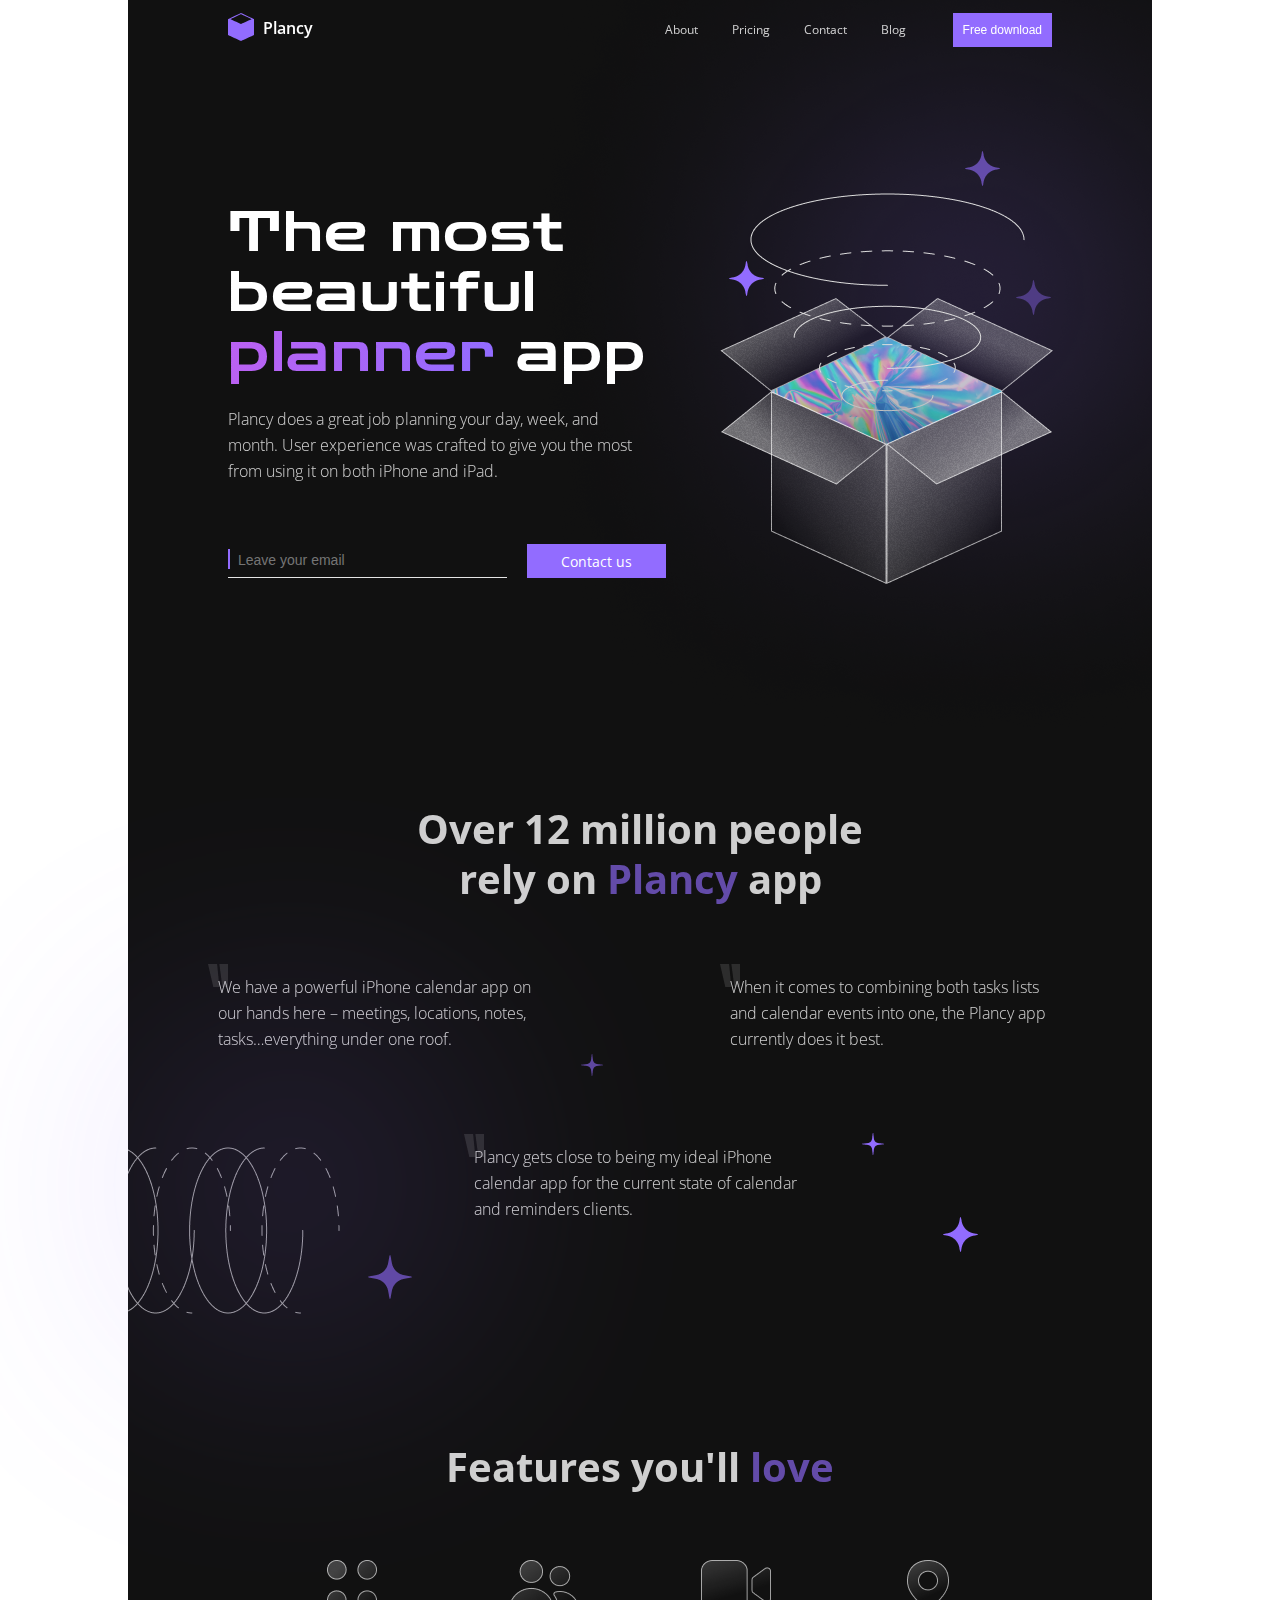
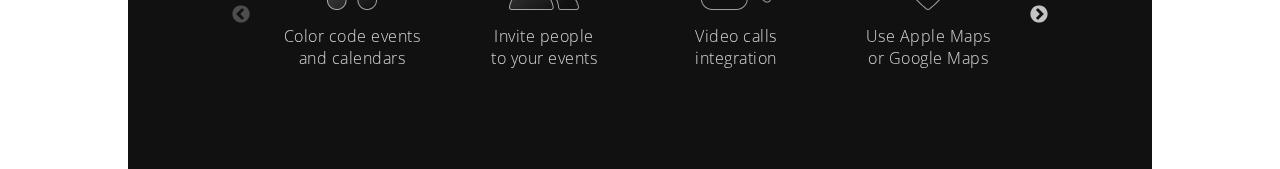
<file: index.html>
<!DOCTYPE html>
<html lang="en">

<head>
    <meta charset="UTF-8">
    <meta http-equiv="X-UA-Compatible" content="IE=edge">
    <meta name="viewport" content="width=device-width, initial-scale=1.0">
    <link rel="stylesheet" href="css/reset.css">
    <link rel="stylesheet" href="css/styles.css">
    <link rel="stylesheet" type="text/css" href="slick/slick.css">
    <link rel="stylesheet" type="text/css" href="slick/slick-theme.css">
    <link rel="preconnect" href="https://fonts.googleapis.com">
    <link rel="preconnect" href="https://fonts.gstatic.com" crossorigin>
    <link href="https://fonts.googleapis.com/css2?family=Open+Sans:wght@300;400;500;600;700&family=Zen+Dots&display=swap" rel="stylesheet">
    <title>Planner app</title>

    <script>
    // top nav change o scrool 
        var nav = document.querySelector('header')
        window.onscroll = function () {

            if (window.pageYOffset > 0) {
                document.querySelector('header').classList.add('scrolled');
            } else {
                document.querySelector('header').classList.remove('scrolled');
            }
        }
    </script>

    <script>
    //mobile nav menu show/hide
        function toggle() {
            var cont = document.getElementById('cont');
            if (cont.style.display == 'flex') {
                cont.style.display = 'none';
            }
            else {
                cont.style.display = 'flex';
            }
        }
    </script>
</head>

<body>
    <!-- hidden modal window -->
    <div class="modal-window"></div>

    <!-- main container -->
    <div class="main-wrapper">

        <!-- navigation bar -->
        <header class="navbar">
            <a href="#" class="navbar__logo">Plancy</a>
            <div id="#menuToggle">

                <div class="navbar__sandwich-menu" onchange="toggle()">
                    <input class="navbar__fake-checkbox" type="checkbox" />
                </div>

                <nav id="cont" class="navbar__menu">
                    <a href="#" class="navbar__link">About</a>
                    <a href="#" class="navbar__link">Pricing</a>
                    <a href="#" class="navbar__link">Contact</a>
                    <a href="#" class="navbar__link">Blog</a>
                </nav>
            </div>

            <button id="myBtn" class="navbar__download-button">Free download</button>
        </header>
        <!-- /navigation bar -->

        <!-- intro block -->
        <div class="intro">
            <div class="intro__container">
                <h1 class="intro__heading">The most beautiful <span class="intro__heading--gradient">planner</span> app
                </h1>
                <p class="intro__text">Plancy does a great job planning your day, week, and month. User experience was
                    crafted to give you
                    the
                    most from using it on both iPhone and iPad.</p>
                <form action="#" method="post" id="contact-form" class="email-form">
                    <input type="text" class="email-form__email" name="email" placeholder="Leave your email">
                    <input type="submit"  class="email-form__submit" value="Contact us">
                </form>
            </div>

        </div>
        <!-- /intro block -->

        <!-- reviews block -->

        <div class="reviews">

            <h2 class="reviews__heading">Over 12 million people <br>rely on <span
                    class="reviews__heading--colored-word">Plancy</span> app</h2>
            <p class="reviews__review-text reviews__review-text1">We have a powerful iPhone calendar app on our hands
                here – meetings, locations, notes, tasks…everything under one roof.</p>
            <p class="reviews__review-text reviews__review-text2">When it comes to combining both tasks lists and
                calendar events into one, the Plancy app currently does it best.</p>
            <p class="reviews__review-text reviews__review-text3">Plancy gets close to being my ideal iPhone calendar
                app for the current state of calendar and reminders clients.</p>

        </div>

        <!-- /reviews block -->

        <!-- features block -->
        <!-- TODO: cards slider js -->
        <div class="features">
            <h3 class="features__heading">Features you'll <span class="features__heading--colored-word">love</span></h3>
            <!-- <div class="features__slider"> -->
                <!-- <div class="features__slider_arrow-left"><img src="images/icon-left-arrow.png" alt="slide to left">
                </div> -->
                <!-- slick slider  -->
                <div class="slider-container">
                    <div class="slider single-item">
                        <div><img src="images/icon-color.png" alt="">
                            <p>Color code events<br>and calendars</p>
                        </div>
                        <div><img src="images/icon-invite.png" alt="invite people">
                            <p>Invite people<br> to your events</p>
                        </div>
                        <div> <img src="images/icon-video.png" alt="video calls">
                            <p>Video calls<br> integration</p>
                        </div>
                        <div><img src="images/icon-location.png" alt="use maps">
                            <p>Use Apple Maps<br> or Google Maps</p>
                        </div>
                        <div><img src="images/icon-hide.png" alt="hide calendars">
                            <p>Hide calendars<br> you don't need</p>
                        </div>
                        <div><img src="images/icon-share.png" alt="Share calendars">
                            <p>Share calendars<br>
                                with others</p>
                        </div>
                    </div>
                </div>
                <!-- /slick slider -->

                <!-- <div class="features__slider_content">
                    <div class="features__slider_icon features__slider_icon-1" style="display: none;">Color code events
                        and calendars</div>
                    <div class="features__slider_element features__slider_icon-2">
                        <img src="images/icon-invite.png" alt="invite people">
                        <p>Invite people<br> to your events</p>
                    </div>
                    <div class="features__slider_element features__slider_icon-3">
                        <img src="images/icon-video.png" alt="video calls">
                        <p>Video calls<br> integration</p>
                    </div>
                    <div class="features__slider_element features__slider_icon-4">
                        <img src="images/icon-location.png" alt="use maps">
                        <p>Use Apple Maps<br> or Google Maps</p>
                    </div>
                    <div class="features__slider_element features__slider_icon-5">
                        <img src="images/icon-hide.png" alt="hide calendars">
                        <p>Hide calendars<br> you don't need</p>
                    </div>
                    <div class="features__slider_icon features__slider_icon-6" style="display: none;"></div>
                </div> -->
                <!-- <div class="features__slider_arrow-right"><img src="images/icon-right-arrow.png" alt="slide to left">
                </div> -->
            <!-- </div> -->
        </div>
    </div>

<!-- modal window -->
    <div id="myModal" class="modal">
        <!-- Modal content -->
        <div class="modal-content">
          <div class="modal-header">
            <span class="close">&times;</span>
            <strong>Thank you!</strong>
          </div>
          <div class="modal-body">
            <p>We’ve received your request and will get back to you soon.</p>
          </div>
        </div>
    </div>

    <script src="https://code.jquery.com/jquery-3.5.1.slim.min.js"></script>
    <script src="slick/slick.min.js"></script>
    <script src="js/main.js"></script>

<script>
    // Get the modal
    var modal = document.getElementById("myModal");
    
    // Get the button that opens the modal
    var btn = document.getElementById("myBtn");
    
    // Get the <span> element that closes the modal
    var span = document.getElementsByClassName("close")[0];
    
    // When the user clicks the button, open the modal 
    btn.onclick = function() {
      modal.style.display = "block";
    }
    
    // When the user clicks on <span> (x), close the modal
    span.onclick = function() {
      modal.style.display = "none";
    }
    
    // When the user clicks anywhere outside of the modal, close it
    window.onclick = function(event) {
      if (event.target == modal) {
        modal.style.display = "none";
      }
    }
    </script>
    

</body>

</html>
</file>
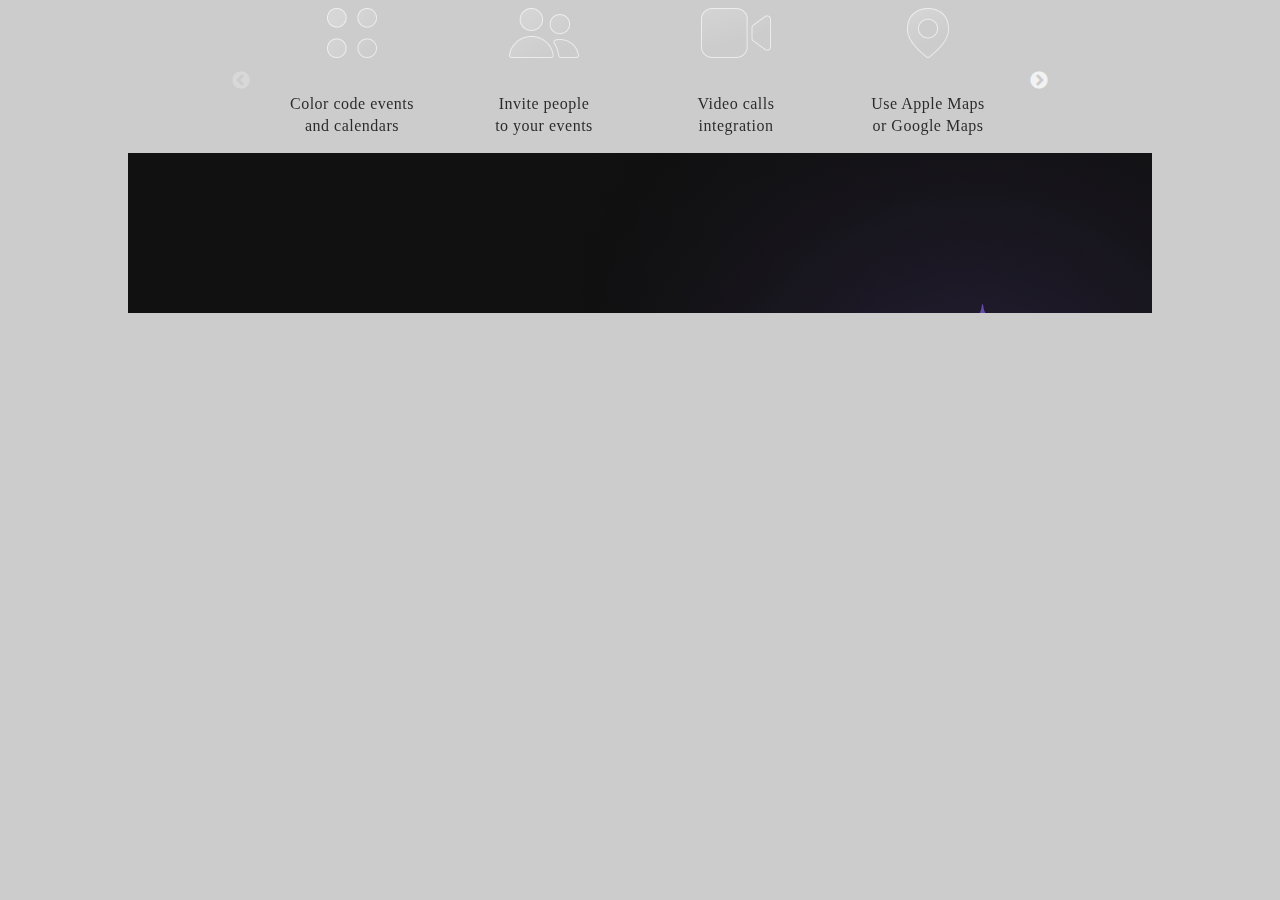
<file: slider.html>
<!DOCTYPE html>
<html lang="en">

<head>
    <meta charset="UTF-8">
    <meta http-equiv="X-UA-Compatible" content="IE=edge">
    <meta name="viewport" content="width=device-width, initial-scale=1.0">
    <title>Document</title>
    <link rel="stylesheet" type="text/css" href="slick/slick.css">
    <link rel="stylesheet" type="text/css" href="slick/slick-theme.css">
    <link rel="stylesheet" type="text/css" href="css/styles.css">
    <style>
        body {
            background: #ccc;
            color: #000;
        }

        .slider-container {
            width: 60vw;
            margin: 0 auto;
        }

        .slider div {
            text-align: center;
        }
        .slider div img{
            display: inline-block;
        }
    </style>
</head>

<body>

    <div class="slider-container">
        <div class="slider single-item">
            <div><img src="images/icon-color.png" alt="">
                <p>Color code events<br>and calendars</p>
            </div>
            <div><img src="images/icon-invite.png" alt="invite people">
                <p>Invite people<br> to your events</p>
            </div>
            <div> <img src="images/icon-video.png" alt="video calls">
                <p>Video calls<br> integration</p>
            </div>
            <div><img src="images/icon-location.png" alt="use maps">
                <p>Use Apple Maps<br> or Google Maps</p>
            </div>
            <div><img src="images/icon-hide.png" alt="hide calendars">
                <p>Hide calendars<br> you don't need</p>
            </div>
            <div><img src="images/icon-share.png" alt="Share calendars">
                <p>Share calendars<br>
                    with others</p>
            </div>
        </div>
    </div>

    <div class="main-wrapper">


    <!-- <div class="slider single-item features__slider_content">
        <div class="features__slider_element features__slider_icon-1">
            <img src="images/icon-color.png" alt="">
            <p>Color code events<br>and calendars</p>
        </div>
        <div class="features__slider_element features__slider_icon-2">
            <img src="images/icon-invite.png" alt="invite people">
            <p>Invite people<br> to your events</p>
        </div>
        <div class="features__slider_element features__slider_icon-3">
            <img src="images/icon-video.png" alt="video calls">
            <p>Video calls<br> integration</p>
        </div>
        <div class="features__slider_element features__slider_icon-4">
            <img src="images/icon-location.png" alt="use maps">
            <p>Use Apple Maps<br> or Google Maps</p>
        </div>
        <div class="features__slider_element features__slider_icon-5">
            <img src="images/icon-hide.png" alt="hide calendars">
            <p>Hide calendars<br> you don't need</p>
        </div>
        <div class="features__slider_element features__slider_icon-6">
            <img src="images/icon-hide.png" alt="hide calendars">
            <p>Hide calendars<br> you don't need</p>
        </div>
    </div> -->

    </div>

    <script src="https://code.jquery.com/jquery-3.5.1.slim.min.js"></script>

    <script src="slick/slick.min.js"></script>
    <script src="js/main.js"></script>


</body>

</html>
</file>
<file: css/styles.css>
/* TODOS:
     */

    /* defaults */
    html,
    body {
        font-family: "Open sans";
        color: #ffffff;
    }

    a {
        text-decoration: none;
        color: #ffffff;
    }

    h1 {
        font-family: "Zen Dots", Arial;
        font-size: 55px;
        font-weight: 400;
        line-height: 60px;
        letter-spacing: 0.03em;

    }

    h2 {
        font-family: "Open Sans";
        font-weight: bold;
        font-size: 40px;
        line-height: 50px;
        text-align: center;
        color: #FFFFFF;
        opacity: 0.8;
    }

    .main-wrapper {
        max-width: 1024px;
        padding-top: 60px;
        padding-bottom: 100px;
        background-color: #111111;
        margin: 0 auto;
        background-image: url(../images/img-box.png);
        background-position: right -75px;
        background-repeat: no-repeat;
    }

    /* navbar  */

    .navbar {
        min-height: 60px;
        color: #ffffff;
        display: flex;
        justify-content: flex-end;
        align-items: center;
        background-color: transparent;
        position: fixed;
        z-index: 1000;
        padding-right: 0;
        top: 0;
        width: 924px;
        padding-right: 100px;
        transition: background .8s;
    }

    .scrolled {
        background-color: rgb(243, 243, 243);
        color: #222222;
        opacity: 1;
        z-index: 3000;
    }

    .scrolled .navbar__logo {
        color: #222222;
    }

    .scrolled .navbar__menu a {
        color: #222222;
        opacity: .8;
    }

    .navbar__sandwich-menu {
        display: none;
        -webkit-user-select: none;
        user-select: none;
    }

    /* fake checkbox */

    .navbar__fake-checkbox {
        width: 26px;
        height: 24px;
        opacity: 0;
        z-index: 2;
        position: absolute;
        -webkit-touch-callout: none;
        cursor: pointer;
    }

    .navbar__menu {
        display: -webkit-box;
        display: -ms-flexbox;
        display: flex;
        -webkit-box-orient: horizontal;
        -webkit-box-direction: normal;
        -ms-flex-direction: row;
        flex-direction: row;
        -webkit-box-align: center;
        -ms-flex-align: center;
        align-items: center;
        -webkit-box-pack: end;
        -ms-flex-pack: end;
        justify-content: flex-end;
        padding-right: 30px;
    }

    .navbar__logo {
        color: #ffffff;
        font-size: 16px;
        font-weight: 600;
        padding-top: 7px;
        position: relative;
        padding-left: 35px;
        position: absolute;
        top: 13px;
        left: 100px;
    }

    .navbar__logo::before {
        position: absolute;
        display: inline-block;
        top: 0;
        left: 0;
        content: "";
        width: 26px;
        height: 28px;
        background-image: url(../images/icon-plancy.png);
    }

    .navbar__menu a {
        color: #ffffff;
        font-size: 12px;
        font-weight: 400;
        margin: 0 17px;
        opacity: 0.8;
    }

    .navbar__download-button {
        background-color: #926CFF;
        font-size: 12px;
        font-weight: 400;
        border: none;
        padding: 10px;
        color: #ffffff;
    }

    /* intro block */

    .intro {
        padding: 0 100px 186px 100px;
        display: grid;
        grid-template-columns: 422px auto;
    }

    .intro__container {
        padding-top: 143px;
    }

    .intro__heading--gradient {
        background: -webkit-gradient(linear, left top, right top, from(#BB61F2), to(#926CFF));
        background: -o-linear-gradient(left, #BB61F2, #926CFF);
        background: linear-gradient(to right, #BB61F2, #926CFF);
        -webkit-background-clip: text;
        -webkit-text-fill-color: transparent;
        background-clip: text;
        /* ??? */
    }

    .intro__text {
        font-size: 16px;
        line-height: 26px;
        opacity: 0.8;
        margin-top: 23px;
        font-weight: 300;
    }

    /* email form */

    .email-form {
        display: grid;
        -webkit-column-gap: 20px;
        -moz-column-gap: 20px;
        column-gap: 20px;
        position: relative;
        grid-template-columns: 66% 33%;
        -webkit-box-align: center;
        -ms-flex-align: center;
        align-items: center;
        margin-top: 60px;
        padding-right: 0px;
    }

    .email-form::before {
        content: "";
        position: absolute;
        left: 0;
        top: 5px;
        width: 1.5px;
        height: 20px;
        background-color: #926CFF;
        display: inline-block;
        z-index: 1;
    }

    .email-form__email {
        font-size: 14px;
        line-height: 19px;
        padding: 7px 0 7px 10px;
        color: #FFFFFF;
        background: transparent;
        border: none;
        border-bottom: 1px solid #E5E5E5;
        position: relative;
        margin-bottom: 0px;
    }

    .email-form__submit {
        /* width: 122px; */
        height: 34px;
        font-family: Open Sans;
        /* font-weight: 600; */
        font-size: 14px;
        Line-height: 19px;
        background-color: #926CFF;
        color: #fff;
        border: 0px;
        /* margin-left: 20px; */
    }

    /* reviews block */

    .reviews {
        display: grid;
        position: relative;
        grid-template-columns: repeat(4, 1fr);
        grid-template-rows: repeat(3, 1fr);
        gap: 0px;
        padding-top: 40px;
        background-image: url(../images/img-spiral.png), url(../images/star-2.png), url(../images/star-1.png), url(../images/star-3.png), url(../images/star-4.png);
        background-repeat: no-repeat, no-repeat, no-repeat, no-repeat, no-repeat;
        background-position: 0 bottom, 240px 97%, 452px 55%, 733px 70%, 815px 88%;
    }

    /* reviews -- blur background */

    .reviews::after {
        content: "";
        position: absolute;
        width: 258px;
        height: 258px;
        left: 34px;
        bottom: 0;
        background-color: #926CFF;
        opacity: 0.3;
        border-radius: 50%;
        filter: blur(150px);
        -webkit-filter: blur(150px);

    }

    .reviews__heading {
        grid-column: 2/4;
        padding-bottom: 70px;
        opacity: 0.8;
    }

    .reviews__review-text {
        padding-bottom: 70px;
        font-size: 16px;
        font-weight: 300;
        line-height: 26px;
        opacity: 0.8;
        max-width: 332px;
        justify-self: center;
        position: relative;
    }

    .reviews__review-text::before {
        content: "";
        position: absolute;
        width: 20px;
        height: 50px;
        left: -10px;
        top: -10px;
        background-image: url(../images/img-quotes.png);
        background-repeat: no-repeat;
        background-position: 0 0;
    }

    .reviews__review-text1 {
        grid-column: 1/3;
    }

    .reviews__review-text2 {
        grid-column: 3/-1;
    }

    .reviews__review-text3 {
        grid-column: 2/4;
    }

    .reviews__heading--colored-word {
        color: #785ACF;
    }

    /* features block */

    .features {
        padding-top: 140px;
        padding-left: 100px;
        padding-right: 100px;
    }

    .features__heading {
        font-weight: bold;
        font-size: 40px;
        line-height: 26px;
        opacity: 0.8;
        text-align: center;
        padding-bottom: 80px;
    }

    .features__heading--colored-word {
        color: #785ACF;
    }

    /* --features slider */

    .features__slider {
        display: grid;
        grid-template-columns: 25px auto 25px;
        gap: 5px;
        -webkit-box-align: center;
        -ms-flex-align: center;
        align-items: center;
    }

    .features__slider_content {
        display: -webkit-box;
        display: -ms-flexbox;
        display: flex;
        -webkit-box-align: stretch;
        -ms-flex-align: stretch;
        align-items: stretch;
        -webkit-box-pack: space-evenly;
        -ms-flex-pack: space-evenly;
        justify-content: space-evenly;
    }

    .features__slider_element {
        min-width: 25%;
        text-align: center;
        font-size: 16px;
        line-height: 22px;
        opacity: 0.8;
        font-weight: 300;
        letter-spacing: 0.5px;
    }

    .features__slider_element img {
        display: -webkit-inline-box;
        display: -ms-inline-flexbox;
        display: inline-flex;
    }

    .features__slider_element p {
        padding-top: 15px;
    }

    /* SLICK SLIDER */

    .slider-container {
        width: 60vw;
        margin: 0 auto;
    }
    .slider div {
        text-align: center;
    }
    .slider div img{
        display: inline-block;
    }
    .slider p{
        font-size: 16px;
        line-height: 22px;
        opacity: 0.8;
        font-weight: 300;
        letter-spacing: 0.5px;
        padding-top: 15px;
    }

    /* MODAL WINDOW  */

    /* The Modal (background) */
    .modal {
        display: none;
        position: fixed;
        z-index: 1;
        padding-top: 100px;
        left: 0;
        top: 0;
        width: 100%;
        height: 100%;
        overflow: auto;
        background-color: rgb(0, 0, 0);
        background-color: rgba(0, 0, 0, 0.4);
    }

    /* Modal Content */
    .modal-content {
        position: relative;
        background: #F4F4F4 url(../images/icon-check.png) no-repeat center 20px;
        margin: auto;
        padding: 0;
        width: 400px;
        padding: 83px 24px 24px 24px;
        box-shadow: 0 4px 8px 0 rgba(0, 0, 0, 0.2), 0 6px 20px 0 rgba(0, 0, 0, 0.19);
        -webkit-animation-name: animatetop;
        -webkit-animation-duration: 0.4s;
        animation-name: animatetop;
        animation-duration: 0.4s
    }

    /* Add Animation */
    @-webkit-keyframes animatetop {
        from {
            top: -300px;
            opacity: 0
        }

        to {
            top: 0;
            opacity: 1
        }
    }

    @keyframes animatetop {
        from {
            top: -300px;
            opacity: 0
        }

        to {
            top: 0;
            opacity: 1
        }
    }

    /* The Close Button */
    .close {
        position: absolute;
        right: 15px;
        top: 10px;
        color: #7A7A7A;
        font-size: 28px;
        font-weight: bold;
    }

    .close:hover,
    .close:focus {
        color: #7A7A7A;
        text-decoration: none;
        cursor: pointer;
    }

    .modal-header {
        text-align: center;
        /* font-family: Roboto; */
        font-style: normal;
        font-weight: bold;
        font-size: 26px;
        line-height: 30px;
        color: #222222;
    }
    .modal-header img{
        display: inline-flex;
        /* width: 48px; */
    }

    .modal-body {
        text-align: center;
        /* padding: 2px 16px; */
        /* font-family: Roboto; */
        /* font-style: normal;
        font-weight: normal; */
        font-size: 14px;
        line-height: 24px;
        color: #444444;
    }

    .modal-footer {
        padding: 2px 16px;
        background-color: #5cb85c;
        color: white;
    }


    /* RESPONSIVE BREAKPOINTS */

    @media screen and (max-width:1024px) {
        .navbar {
            width: 923px;
            /* background-color: red; */
        }
    }

    @media screen and (max-width:768px) {
        .navbar {
            width: 668px;
        }

        .reviews {
            display: flex;
            flex-direction: column;
            align-items: center;
        }

    }

    @media only screen and (max-width:600px) {

        .navbar__menu {
            display: none;
        }

        .main-wrapper {
            background-image: none;
        }

        /* mobile navigation */

        .navbar__sandwich-menu {
            display: block;
            background: url(../images/Menu-light.png) no-repeat;
            width: 24px;
            height: 19px;
            position: absolute;
            left: 20px;
            top: 22px;
        }

        .navbar {
            display: -webkit-box;
            display: -ms-flexbox;
            display: flex;
            -webkit-box-pack: center;
            -ms-flex-pack: center;
            justify-content: center;
            -ms-flex-line-pack: center;
            align-content: center;
            -webkit-box-align: center;
            -ms-flex-align: center;
            align-items: center;
            padding: 0;
            width: 100%;
        }

        .navbar__logo {
            left: auto;
        }

        /* mobile drop-down menu  */

        .navbar__menu {
            flex-direction: column;
            width: 100%;
            background-color: #ffffff;
            position: absolute;
            left: 0;
            top: 60px;
            justify-content: flex-start;
            align-items: flex-start;
            opacity: 1;
        }

        /* show hide dropdown menu */

        #menuToggle input:checked .navbar__menu {
            display: flex;
        }

        /* mobile drop-down menu links */

        .navbar__menu a {
            color: #333333;
            font-size: 18px;
            line-height: 40px;
            border-top: 1px solid #F2F2F2;
            justify-self: stretch;
            align-self: stretch;
            text-indent: 16px;
            transition: color 0.3s ease;
        }

        .navbar__menu a:first-child {
            border-color: #ffffff;
            padding-top: 14px;
        }

        .navbar__menu a:last-child {
            padding-bottom: 14px;
        }

        .navbar__download-button {
            display: none;
        }

        /*  navbar modifications on scroll */

        .scrolled .navbar__download-button {
            display: inline-flex;
            margin-right: 20px;
        }

        .scrolled .navbar__logo {
            display: none;
        }

        .navbar.scrolled {
            -webkit-box-pack: end;
            -ms-flex-pack: end;
            justify-content: flex-end;
        }

        .scrolled .navbar__sandwich-menu {
            background: url(../images/Menu.png) no-repeat;
        }

        /* mobile intro block */

        .intro__container {
            padding-left: 20px;
            padding-right: 20px;
            padding-top: 97px;
        }

        .intro {
            position: relative;
            padding: 0px;
            grid-template-columns: 1fr;
            min-height: auto;
            padding-bottom: 70px;
            background-image: url(../images/star-4.png), url(../images/star-1.png), url(../images/star-3.png);
            background-repeat: no-repeat, no-repeat, no-repeat;
            background-position: 16px 60px, 316px 151px, 290px 350px;
        }

        .intro::after {
            position: absolute;
            content: "";
            width: 258px;
            height: 258px;
            top: 156px;
            left: 50%;
            transform: translateX(-50%);
            background-color: rgb(146, 108, 255, 0.3);
            border-radius: 50%;
            filter: blur(150px);
            -webkit-filter: blur(150px);
        }

        .intro__heading {
            font-size: 35px;
            line-height: 43px;
            text-align: center;
            letter-spacing: 0.03em;
        }

        .intro__text {
            text-align: center;
        }

        /* mobile email form */

        .email-form {
            grid-template-columns: 1fr;
        }

        .email-form__email {
            margin-bottom: 40px;
        }

        /* mobile rewiev block */

        .reviews {
            display: flex;
            gap: 40px;
            flex-direction: column;
            justify-content: center;
            align-items: center;
            background-image: none;
        }

        .reviews__heading {
            Font-size: 28px;
            Line-height: 38px;
            font-weight: 600;
            padding-bottom: 20px;
        }

        .reviews__review-text {
            padding-bottom: 0;
            /* max-width: 282px;
            padding-left: 10px;
            padding-right: 10px; */
            text-align: center;
        }

        /* mobile features block */

        .features {
            padding-left: 20px;
            padding-right: 20px;
        }

        .features__heading {
            font-size: 28px;
            line-height: 38px;
            text-align: center;
            opacity: 0.8;
        }

        .features__slider_icon-4 {
            display: none;
        }

        .features__slider_icon-5 {
            display: none;
        }
        /* make modal window smaller */
          .modal-content {
              width: auto;
          }
    }
    @media only screen and (max-width:320px) {
        .reviews__review-text::before {
            left: 10px;
        }
        .reviews__review-text {
            max-width: 282px;
            padding-left: 10px;
            padding-right: 10px;
         }
    }
</file>
